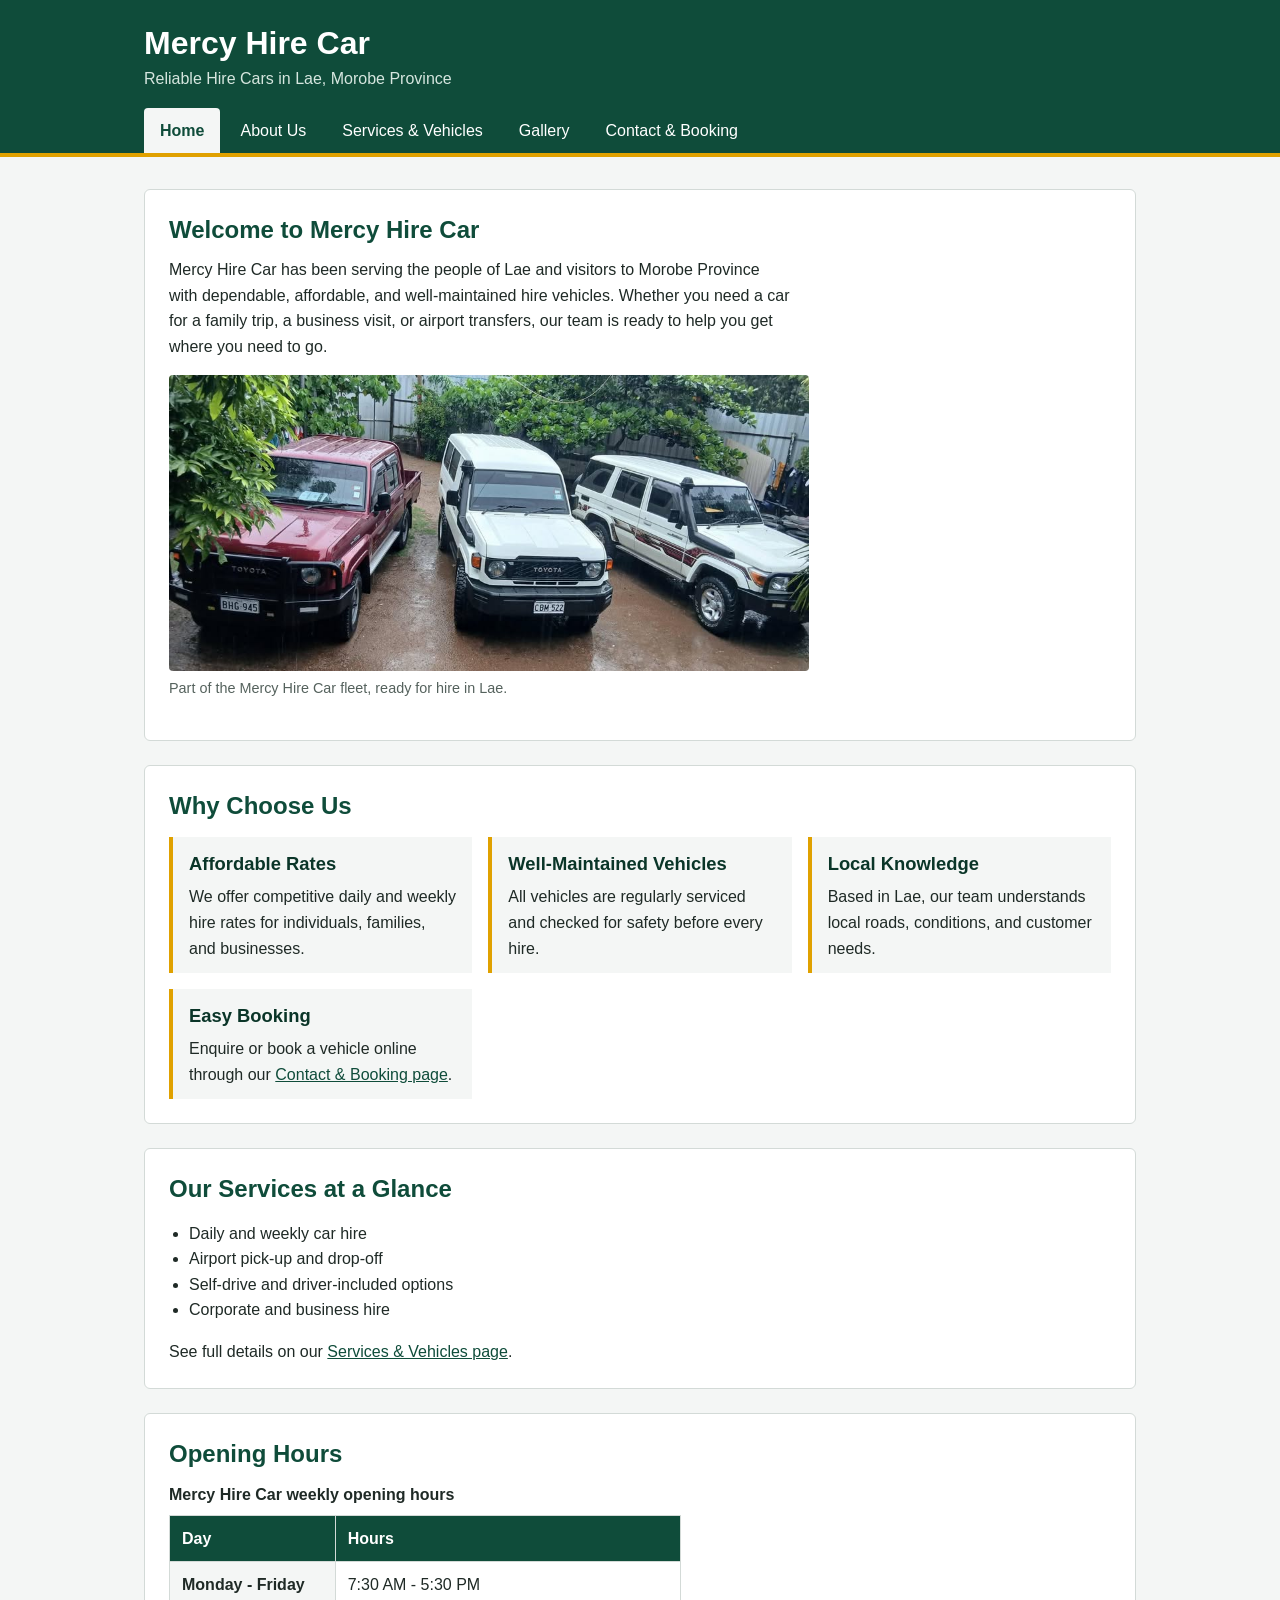
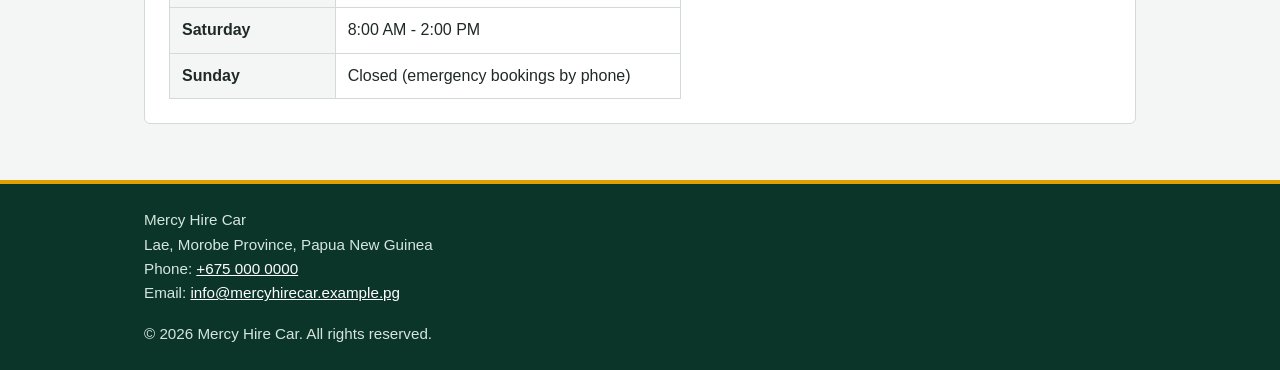
<file: index.html>
<!DOCTYPE html>
<html lang="en">
<head>
    <meta charset="UTF-8">
    <meta name="viewport" content="width=device-width, initial-scale=1.0">
    <meta name="description" content="Mercy Hire Car - reliable and affordable hire car service in Lae, Morobe Province, Papua New Guinea.">
    <title>Mercy Hire Car | Home</title>
        <link rel="stylesheet" href="css/index.css">
</head>
<body>
    <header>
        <h1>Mercy Hire Car</h1>
        <p>Reliable Hire Cars in Lae, Morobe Province</p>
        <nav aria-label="Main navigation">
            <ul>
                <li><a href="index.html" aria-current="page">Home</a></li>
                <li><a href="about.html">About Us</a></li>
                <li><a href="services.html">Services &amp; Vehicles</a></li>
                <li><a href="gallery.html">Gallery</a></li>
                <li><a href="contact.html">Contact &amp; Booking</a></li>
            </ul>
        </nav>
    </header>

    <main>
        <section aria-labelledby="welcome-heading">
            <h2 id="welcome-heading">Welcome to Mercy Hire Car</h2>
            <p>
                Mercy Hire Car has been serving the people of Lae and visitors to Morobe Province
                with dependable, affordable, and well-maintained hire vehicles. Whether you need a
                car for a family trip, a business visit, or airport transfers, our team is ready to
                help you get where you need to go.
            </p>
            <figure>
                <img src="images/fleet.jpg" alt="A row of Mercy Hire Car vehicles parked outside the Lae office" width="640" height="400">
                <figcaption>Part of the Mercy Hire Car fleet, ready for hire in Lae.</figcaption>
            </figure>
        </section>

        <section aria-labelledby="why-us-heading">
            <h2 id="why-us-heading">Why Choose Us</h2>
            <article>
                <h3>Affordable Rates</h3>
                <p>We offer competitive daily and weekly hire rates for individuals, families, and businesses.</p>
            </article>
            <article>
                <h3>Well-Maintained Vehicles</h3>
                <p>All vehicles are regularly serviced and checked for safety before every hire.</p>
            </article>
            <article>
                <h3>Local Knowledge</h3>
                <p>Based in Lae, our team understands local roads, conditions, and customer needs.</p>
            </article>
            <article>
                <h3>Easy Booking</h3>
                <p>Enquire or book a vehicle online through our <a href="contact.html">Contact &amp; Booking page</a>.</p>
            </article>
        </section>

        <section aria-labelledby="services-preview-heading">
            <h2 id="services-preview-heading">Our Services at a Glance</h2>
            <ul>
                <li>Daily and weekly car hire</li>
                <li>Airport pick-up and drop-off</li>
                <li>Self-drive and driver-included options</li>
                <li>Corporate and business hire</li>
            </ul>
            <p>See full details on our <a href="services.html">Services &amp; Vehicles page</a>.</p>
        </section>

        <aside aria-labelledby="hours-heading">
            <h2 id="hours-heading">Opening Hours</h2>
            <table>
                <caption>Mercy Hire Car weekly opening hours</caption>
                <thead>
                    <tr>
                        <th scope="col">Day</th>
                        <th scope="col">Hours</th>
                    </tr>
                </thead>
                <tbody>
                    <tr>
                        <th scope="row">Monday - Friday</th>
                        <td>7:30 AM - 5:30 PM</td>
                    </tr>
                    <tr>
                        <th scope="row">Saturday</th>
                        <td>8:00 AM - 2:00 PM</td>
                    </tr>
                    <tr>
                        <th scope="row">Sunday</th>
                        <td>Closed (emergency bookings by phone)</td>
                    </tr>
                </tbody>
            </table>
        </aside>
    </main>

    <footer>
        <address>
            Mercy Hire Car<br>
            Lae, Morobe Province, Papua New Guinea<br>
            Phone: <a href="tel:+67500000000">+675 000 0000</a><br>
            Email: <a href="mailto:info@mercyhirecar.example.pg">info@mercyhirecar.example.pg</a>
        </address>
        <p>&copy; 2026 Mercy Hire Car. All rights reserved.</p>
    </footer>
</body>
</html>
</file>
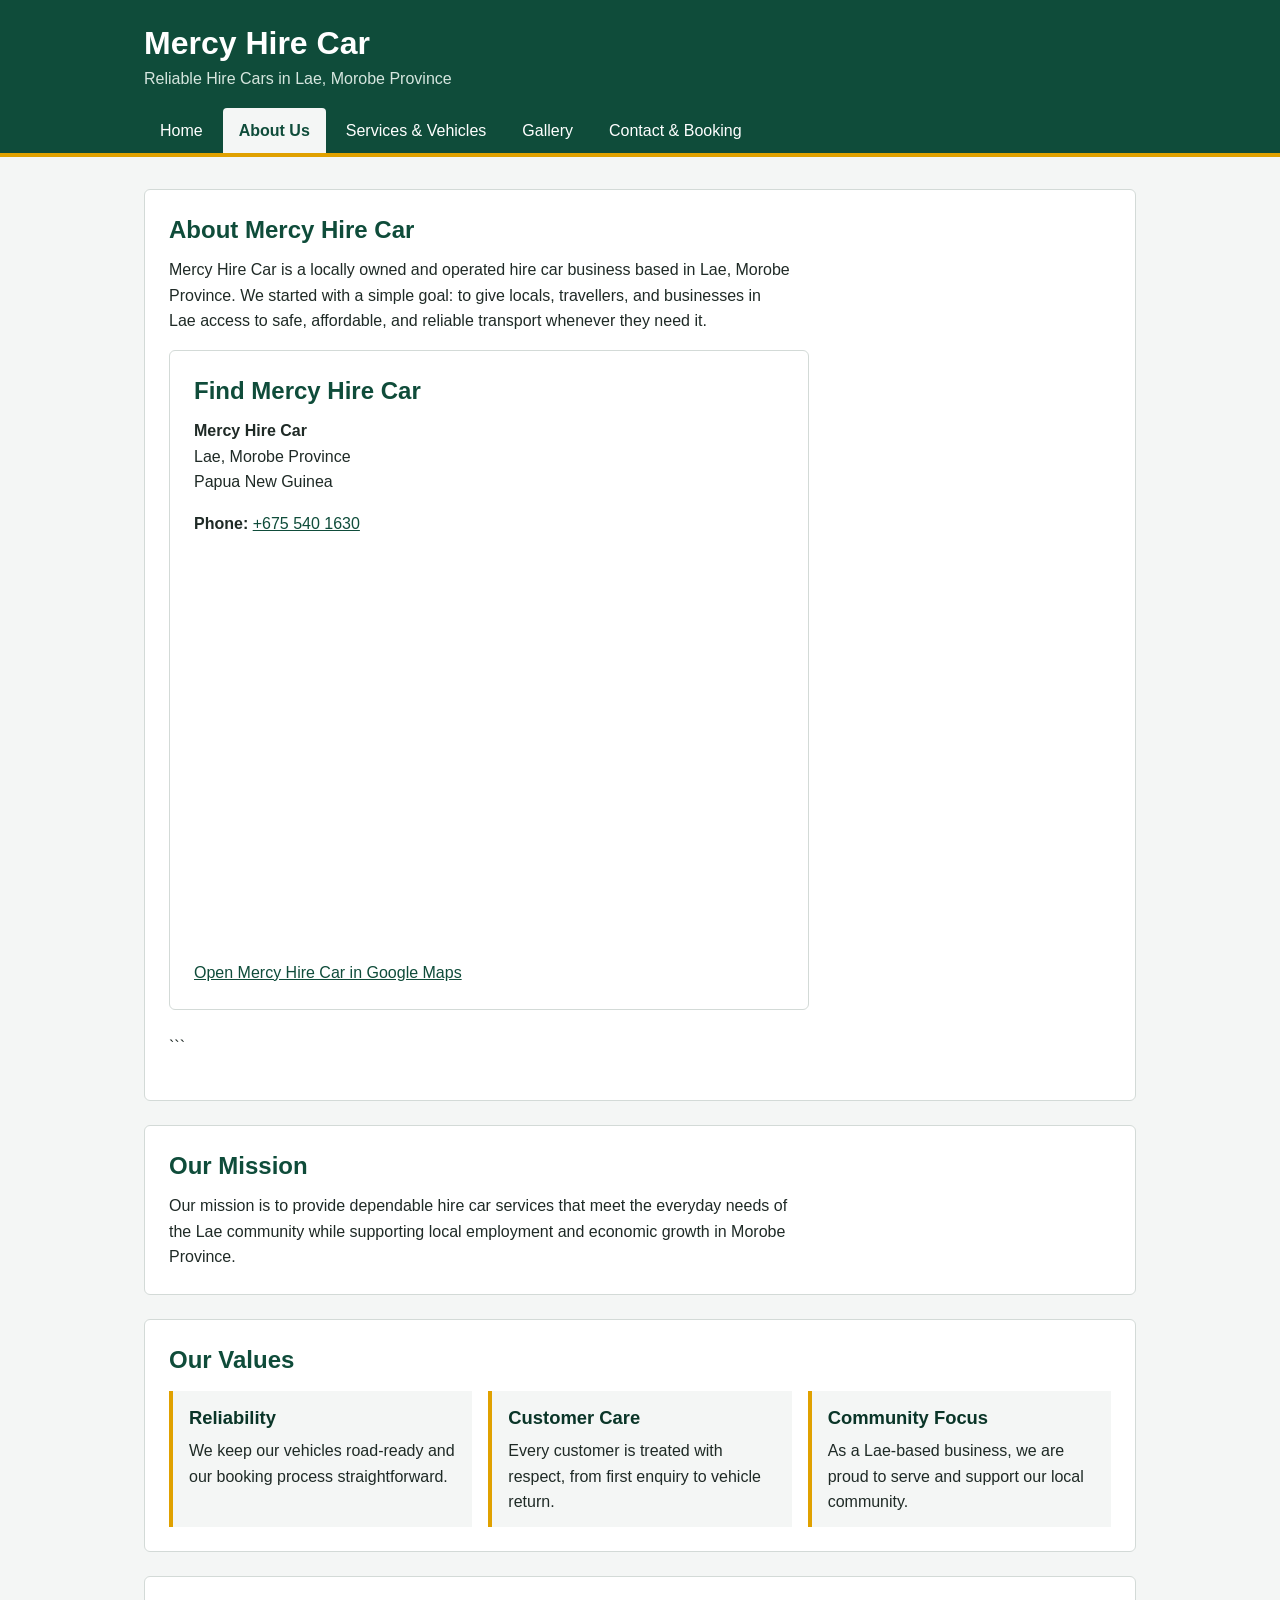
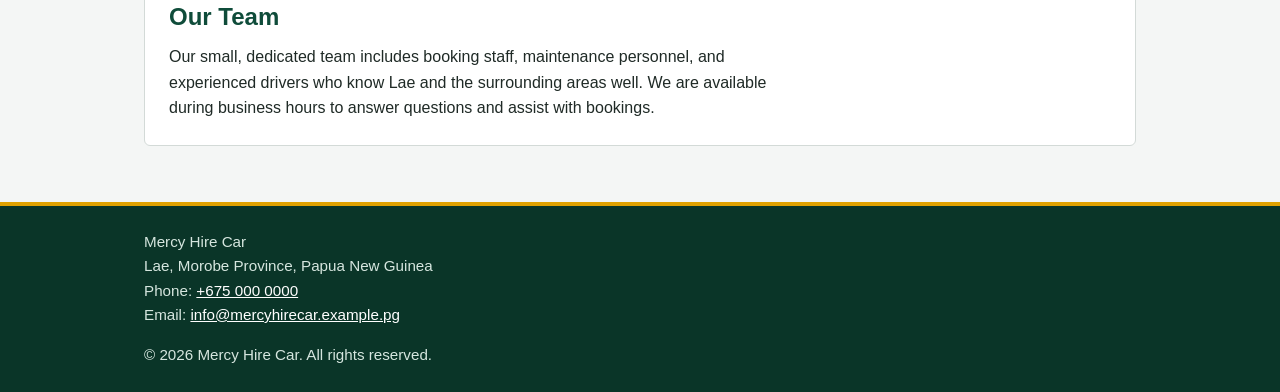
<file: about.html>
<!DOCTYPE html>
<html lang="en">
<head>
    <meta charset="UTF-8">
    <meta name="viewport" content="width=device-width, initial-scale=1.0">
    <meta name="description" content="Learn about Mercy Hire Car, a locally owned hire car business based in Lae, Papua New Guinea.">
    <title>Mercy Hire Car | About Us</title>
    <!-- Link to About Us CSS --> 
     <link rel="stylesheet" href="css/about.css">
      
</head>
<body>
    <header>
        <h1>Mercy Hire Car</h1>
        <p>Reliable Hire Cars in Lae, Morobe Province</p>
        <nav aria-label="Main navigation">
            <ul>
                <li><a href="index.html">Home</a></li>
                <li><a href="about.html" aria-current="page">About Us</a></li>
                <li><a href="services.html">Services &amp; Vehicles</a></li>
                <li><a href="gallery.html">Gallery</a></li>
                <li><a href="contact.html">Contact &amp; Booking</a></li>
            </ul>
        </nav>
    </header>

    <main>
        <section aria-labelledby="about-heading">
            <h2 id="about-heading">About Mercy Hire Car</h2>
            <p>
                Mercy Hire Car is a locally owned and operated hire car business based in Lae,
                Morobe Province. We started with a simple goal: to give locals, travellers, and
                businesses in Lae access to safe, affordable, and reliable transport whenever they
                need it.
            </p>
            <figure>
<section class="location">
    <h2>Find Mercy Hire Car</h2>

    <p>
        <strong>Mercy Hire Car</strong><br>
        Lae, Morobe Province<br>
        Papua New Guinea
    </p>

    <p>
        <strong>Phone:</strong>
        <a href="tel:+6755401630">+675 540 1630</a>
    </p>

    <!-- Mercy Hire Car location on Google Maps -->
    <iframe
        src="https://www.google.com/maps?q=Mercy+Hire+Car,+Lae,+Morobe+Province,+Papua+New+Guinea&output=embed"
        width="100%"
        height="400"
        style="border:0;"
        allowfullscreen=""
        loading="lazy"
        referrerpolicy="no-referrer-when-downgrade">
    </iframe>

    <p>
        <a
            href="https://www.google.com/maps/search/?api=1&query=Mercy+Hire+Car,+Lae,+Morobe+Province,+Papua+New+Guinea"
            target="_blank"
            rel="noopener noreferrer">
            Open Mercy Hire Car in Google Maps
        </a>
    </p>
</section>
```

            </figure>
        </section>

        <section aria-labelledby="mission-heading">
            <h2 id="mission-heading">Our Mission</h2>
            <p>
                Our mission is to provide dependable hire car services that meet the everyday needs
                of the Lae community while supporting local employment and economic growth in
                Morobe Province.
            </p>
        </section>

        <section aria-labelledby="values-heading">
            <h2 id="values-heading">Our Values</h2>
            <article>
                <h3>Reliability</h3>
                <p>We keep our vehicles road-ready and our booking process straightforward.</p>
            </article>
            <article>
                <h3>Customer Care</h3>
                <p>Every customer is treated with respect, from first enquiry to vehicle return.</p>
            </article>
            <article>
                <h3>Community Focus</h3>
                <p>As a Lae-based business, we are proud to serve and support our local community.</p>
            </article>
        </section>

        <section aria-labelledby="team-heading">
            <h2 id="team-heading">Our Team</h2>
            <p>
                Our small, dedicated team includes booking staff, maintenance personnel, and
                experienced drivers who know Lae and the surrounding areas well. We are available
                during business hours to answer questions and assist with bookings.
            </p>
        </section>
    </main>

    <footer>
        <address>
            Mercy Hire Car<br>
            Lae, Morobe Province, Papua New Guinea<br>
            Phone: <a href="tel:+67500000000">+675 000 0000</a><br>
            Email: <a href="mailto:info@mercyhirecar.example.pg">info@mercyhirecar.example.pg</a>
        </address>
        <p>&copy; 2026 Mercy Hire Car. All rights reserved.</p>
    </footer>
</body>
</html>
</file>
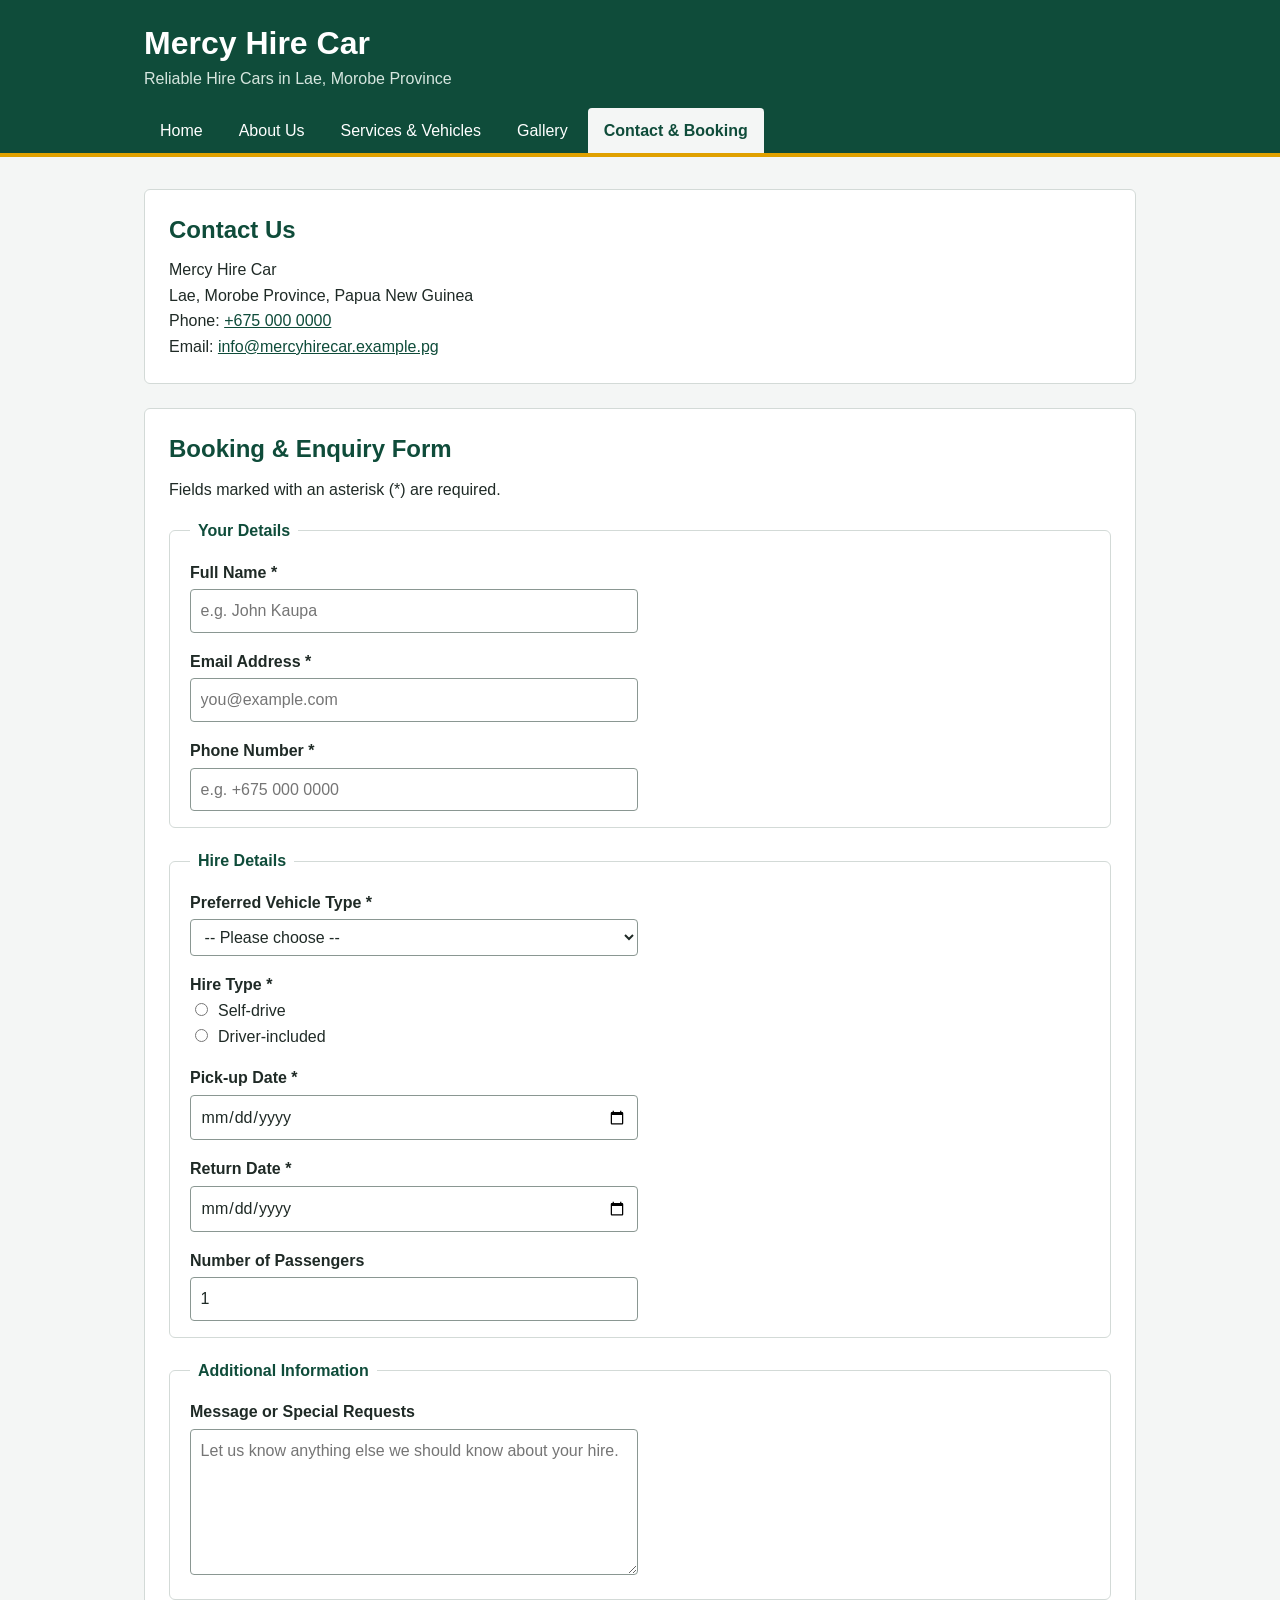
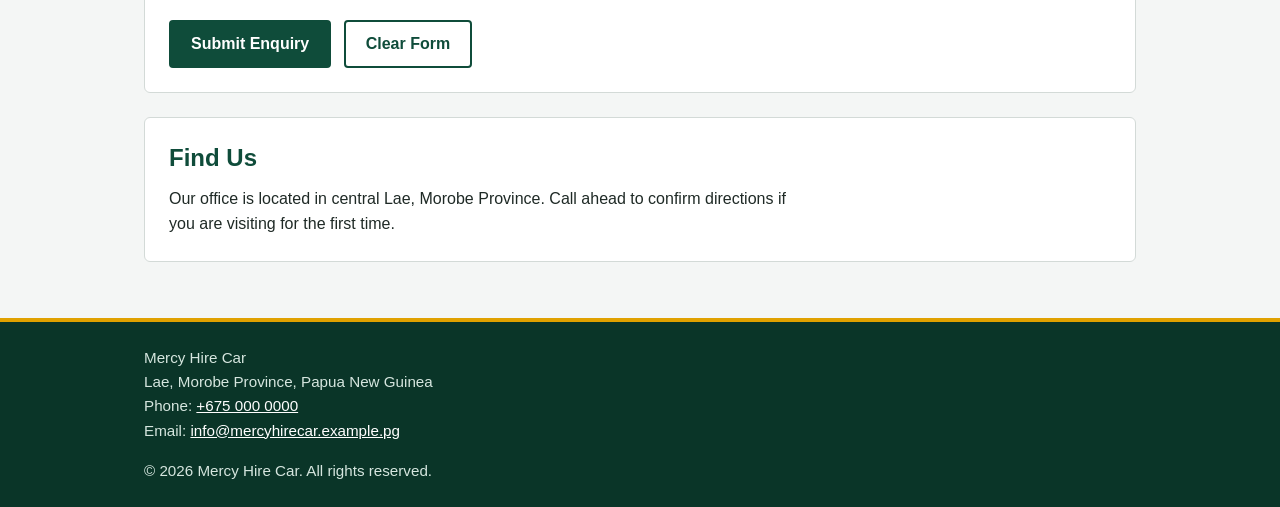
<file: contact.html>
<!DOCTYPE html>
<html lang="en">
<head>
    <meta charset="UTF-8">
    <meta name="viewport" content="width=device-width, initial-scale=1.0">
    <meta name="description" content="Contact Mercy Hire Car or submit a booking enquiry for a hire vehicle in Lae, Papua New Guinea.">
    <title>Mercy Hire Car | Contact &amp; Booking</title>
        <link rel="stylesheet" href="css/contact.css">
</head>
<body>
    <header>
        <h1>Mercy Hire Car</h1>
        <p>Reliable Hire Cars in Lae, Morobe Province</p>
        <nav aria-label="Main navigation">
            <ul>
                <li><a href="index.html">Home</a></li>
                <li><a href="about.html">About Us</a></li>
                <li><a href="services.html">Services &amp; Vehicles</a></li>
                <li><a href="gallery.html">Gallery</a></li>
                <li><a href="contact.html" aria-current="page">Contact &amp; Booking</a></li>
            </ul>
        </nav>
    </header>

    <main>
        <section aria-labelledby="contact-heading">
            <h2 id="contact-heading">Contact Us</h2>
            <address>
                Mercy Hire Car<br>
                Lae, Morobe Province, Papua New Guinea<br>
                Phone: <a href="tel:+67500000000">+675 000 0000</a><br>
                Email: <a href="mailto:info@mercyhirecar.example.pg">info@mercyhirecar.example.pg</a>
            </address>
        </section>

        <section aria-labelledby="booking-heading">
            <h2 id="booking-heading">Booking &amp; Enquiry Form</h2>
            <p>Fields marked with an asterisk (*) are required.</p>

            <form action="https://example.com/submit-booking" method="post">
                <fieldset>
                    <legend>Your Details</legend>

                    <p>
                        <label for="full-name">Full Name *</label><br>
                        <input type="text" id="full-name" name="full-name" required minlength="2" placeholder="e.g. John Kaupa">
                    </p>

                    <p>
                        <label for="email">Email Address *</label><br>
                        <input type="email" id="email" name="email" required placeholder="you@example.com">
                    </p>

                    <p>
                        <label for="phone">Phone Number *</label><br>
                        <input type="tel" id="phone" name="phone" required pattern="[0-9+ ]{7,15}" placeholder="e.g. +675 000 0000">
                    </p>
                </fieldset>

                <fieldset>
                    <legend>Hire Details</legend>

                    <p>
                        <label for="vehicle-type">Preferred Vehicle Type *</label><br>
                        <select id="vehicle-type" name="vehicle-type" required>
                            <option value="">-- Please choose --</option>
                            <option value="sedan">10 seater land cruiser</option>
                            <option value="suv">Toyota Hilux 4 door</option>
                            <option value="van">Passenger Bus</option>
                            <option value="van">5 door land cruiser</option>
                            <option value="van">4 door land cruiser</option>
                            <option value="no-preference">No preference</option>
                        </select>
                    </p>

                    <p>
                        <label for="hire-type">Hire Type *</label><br>
                        <input type="radio" id="self-drive" name="hire-type" value="self-drive" required>
                        <label for="self-drive">Self-drive</label><br>
                        <input type="radio" id="driver-included" name="hire-type" value="driver-included">
                        <label for="driver-included">Driver-included</label>
                    </p>

                    <p>
                        <label for="pickup-date">Pick-up Date *</label><br>
                        <input type="date" id="pickup-date" name="pickup-date" required>
                    </p>

                    <p>
                        <label for="return-date">Return Date *</label><br>
                        <input type="date" id="return-date" name="return-date" required>
                    </p>

                    <p>
                        <label for="passengers">Number of Passengers</label><br>
                        <input type="number" id="passengers" name="passengers" min="1" max="20" value="1">
                    </p>
                </fieldset>

                <fieldset>
                    <legend>Additional Information</legend>
                    <p>
                        <label for="message">Message or Special Requests</label><br>
                        <textarea id="message" name="message" rows="5" cols="40" placeholder="Let us know anything else we should know about your hire."></textarea>
                    </p>
                </fieldset>

                <p>
                    <button type="submit">Submit Enquiry</button>
                    <button type="reset">Clear Form</button>
                </p>
            </form>
        </section>

        <section aria-labelledby="map-heading">
            <h2 id="map-heading">Find Us</h2>
            <p>Our office is located in central Lae, Morobe Province. Call ahead to confirm directions if you are visiting for the first time.</p>
        </section>
    </main>

    <footer>
        <address>
            Mercy Hire Car<br>
            Lae, Morobe Province, Papua New Guinea<br>
            Phone: <a href="tel:+67500000000">+675 000 0000</a><br>
            Email: <a href="mailto:info@mercyhirecar.example.pg">info@mercyhirecar.example.pg</a>
        </address>
        <p>&copy; 2026 Mercy Hire Car. All rights reserved.</p>
    </footer>
</body>
</html>
</file>
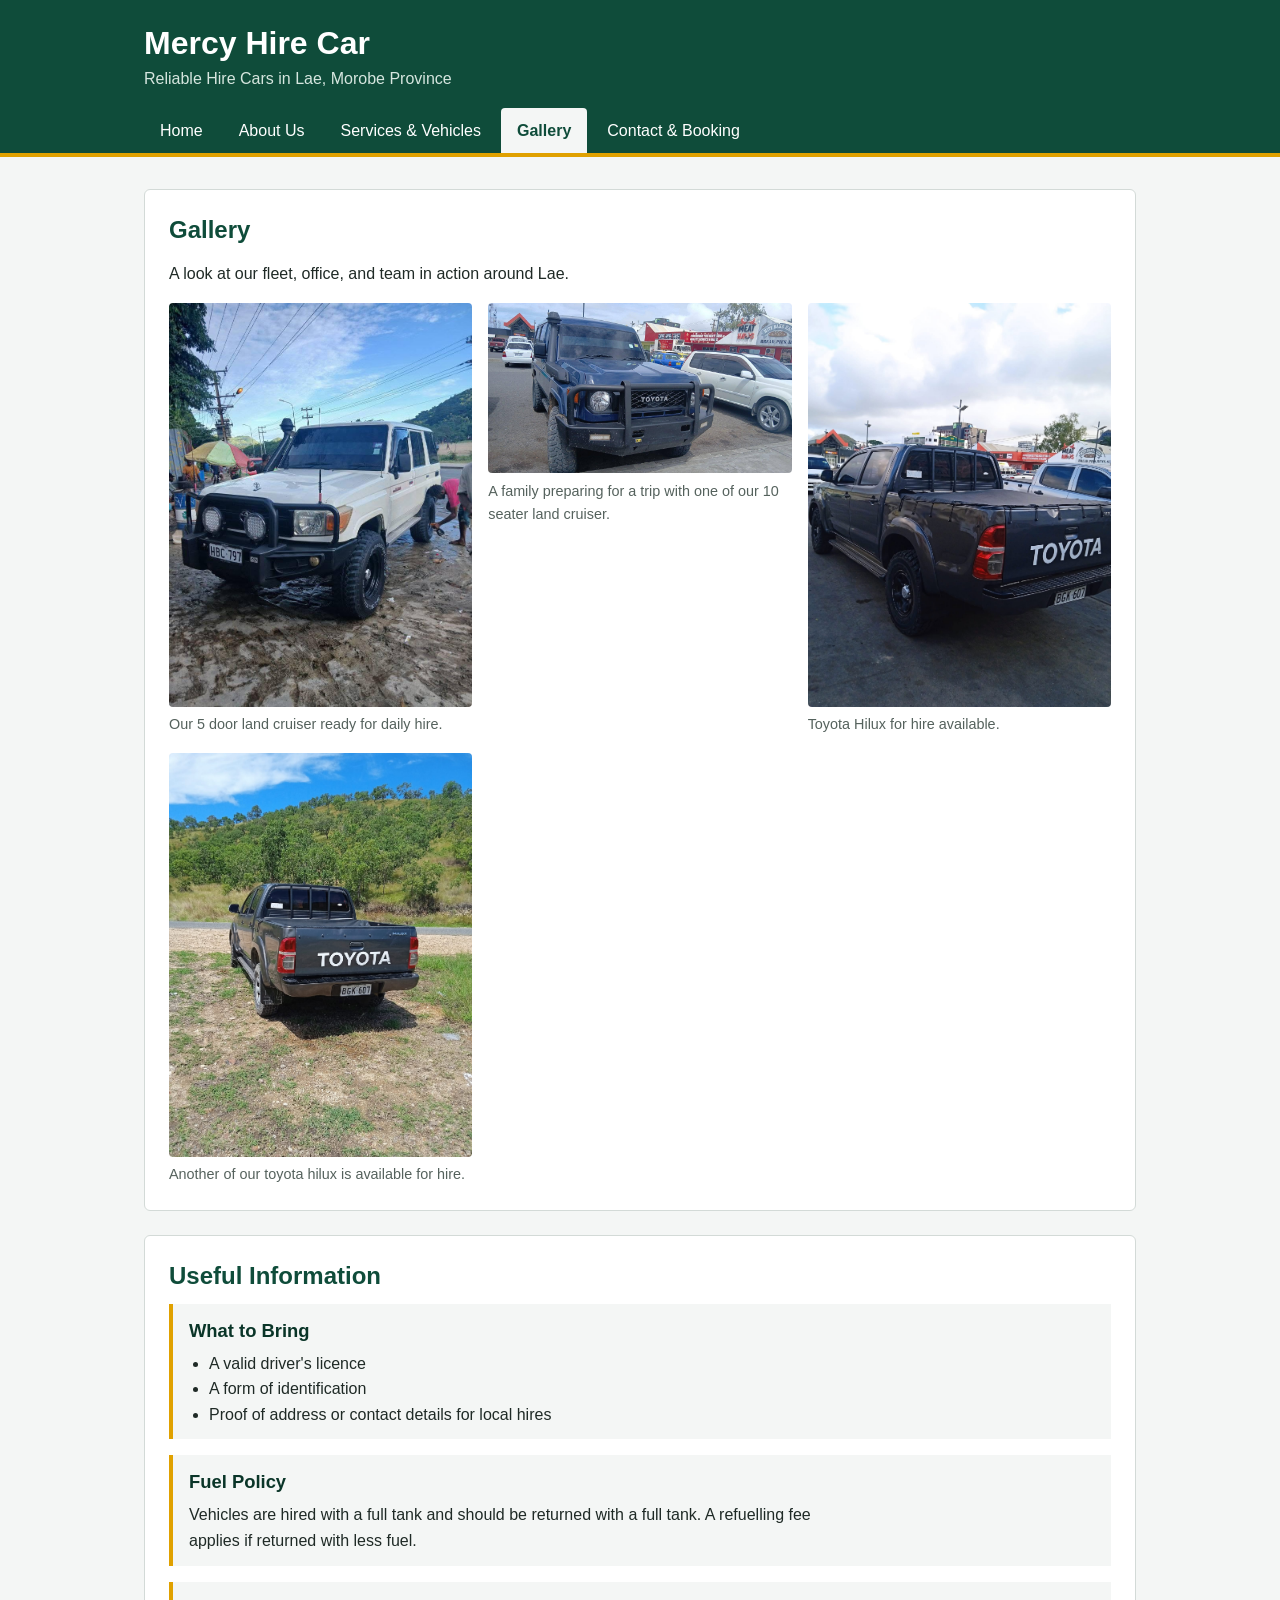
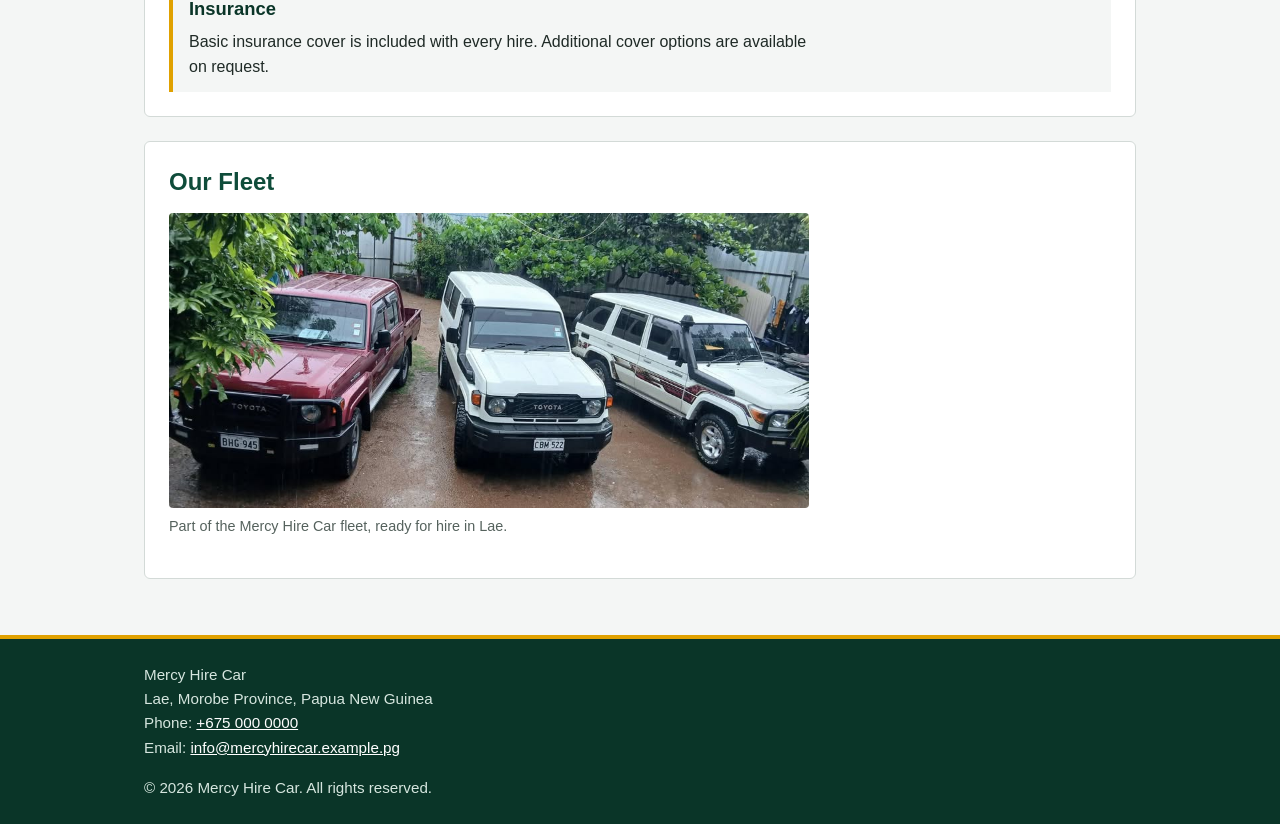
<file: gallery.html>
<!DOCTYPE html>
<html lang="en">
<head>
    <meta charset="UTF-8">
    <meta name="viewport" content="width=device-width, initial-scale=1.0">
    <meta name="description" content="Photo gallery and useful information from Mercy Hire Car, Lae, Papua New Guinea.">
    <title>Mercy Hire Car | Gallery &amp; Information</title>
        <link rel="stylesheet" href="css/gallery.css">
</head>
<body>
    <header>
        <h1>Mercy Hire Car</h1>
        <p>Reliable Hire Cars in Lae, Morobe Province</p>
        <nav aria-label="Main navigation">
            <ul>
                <li><a href="index.html">Home</a></li>
                <li><a href="about.html">About Us</a></li>
                <li><a href="services.html">Services &amp; Vehicles</a></li>
                <li><a href="gallery.html" aria-current="page">Gallery</a></li>
                <li><a href="contact.html">Contact &amp; Booking</a></li>
            </ul>
        </nav>
    </header>

    <main>
        <section aria-labelledby="gallery-heading">
            <h2 id="gallery-heading">Gallery</h2>
            <p>A look at our fleet, office, and team in action around Lae.</p>

            <figure>
                <img src="images/imgs2.jpg" alt="Mercy Hire Car sedan parked at the Lae office" width="480" height="320">
                <figcaption>Our  5 door land cruiser ready for daily hire.</figcaption>
            </figure>

            <figure>
                <img src="images/imgs1.jpg" alt="Family loading luggage into a Mercy Hire Car SUV" width="480" height="320">
                <figcaption>A family preparing for a trip with one of our 10 seater land cruiser.</figcaption>
            </figure>

            <figure>
                <img src="images/imgs3.jpg" alt="Mercy Hire Car staff member handing over keys to a customer" width="480" height="320">
                <figcaption>Toyota Hilux for hire available.</figcaption>
            </figure>

            <figure>
                <img src="images/imgs4.jpg" alt="Passenger van used for a church group trip" width="480" height="320">
                <figcaption>Another of our toyota hilux is available for hire.</figcaption>
            </figure>
        </section>

        <section aria-labelledby="info-heading">
            <h2 id="info-heading">Useful Information</h2>
            <article>
                <h3>What to Bring</h3>
                <ul>
                    <li>A valid driver's licence</li>
                    <li>A form of identification</li>
                    <li>Proof of address or contact details for local hires</li>
                </ul>
            </article>
            <article>
                <h3>Fuel Policy</h3>
                <p>Vehicles are hired with a full tank and should be returned with a full tank. A refuelling fee applies if returned with less fuel.</p>
            </article>
            <article>
                <h3>Insurance</h3>
                <p>Basic insurance cover is included with every hire. Additional cover options are available on request.</p>
            </article>
        </section>

        <aside aria-labelledby="video-heading">
            <h2 id="video-heading">Our Fleet</h2>
           <figure>
                <img src="images/fleet.jpg" alt="A row of Mercy Hire Car vehicles parked outside the Lae office" width="640" height="400">
                <figcaption>Part of the Mercy Hire Car fleet, ready for hire in Lae.</figcaption>
            </figure>
        </aside>
    </main>

    <footer>
        <address>
            Mercy Hire Car<br>
            Lae, Morobe Province, Papua New Guinea<br>
            Phone: <a href="tel:+67500000000">+675 000 0000</a><br>
            Email: <a href="mailto:info@mercyhirecar.example.pg">info@mercyhirecar.example.pg</a>
        </address>
        <p>&copy; 2026 Mercy Hire Car. All rights reserved.</p>
    </footer>
</body>
</html>
</file>
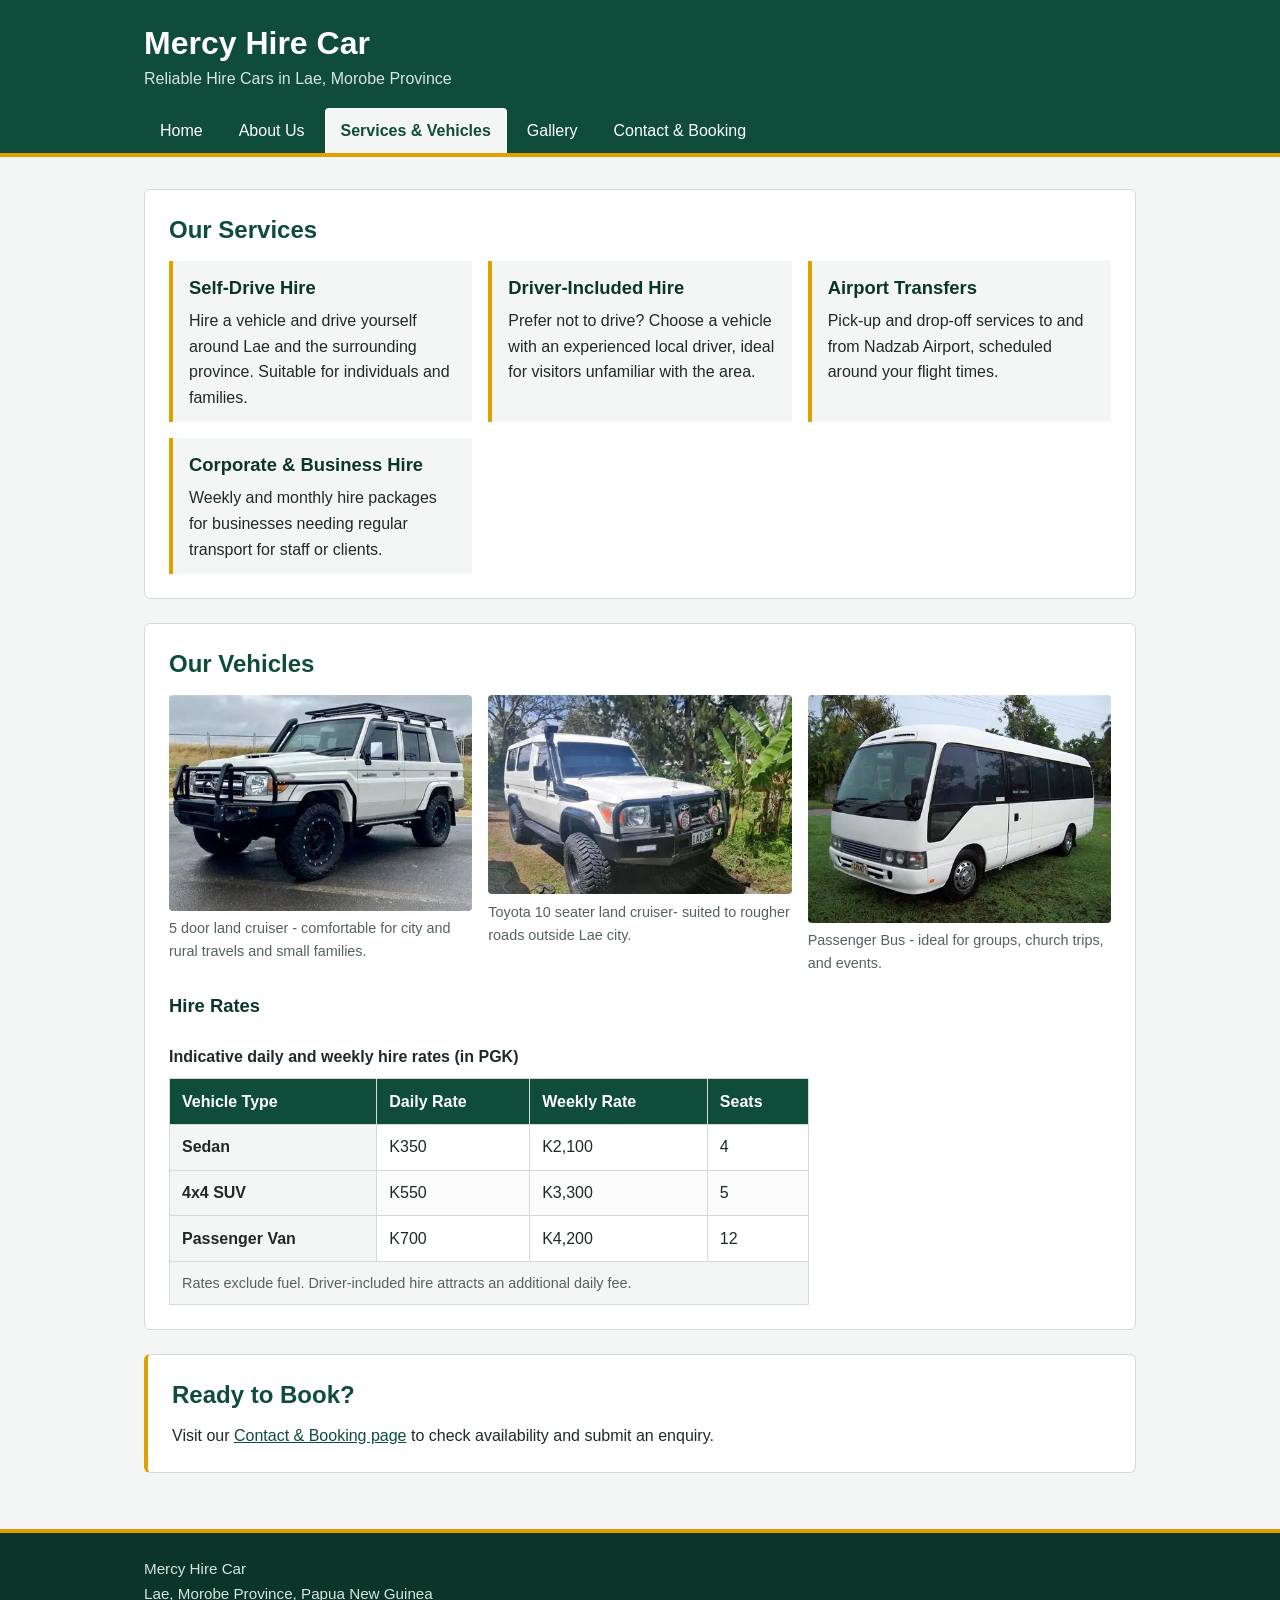
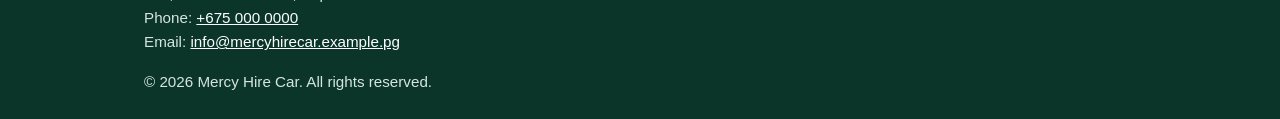
<file: services.html>
<!DOCTYPE html>
<html lang="en">
<head>
    <meta charset="UTF-8">
    <meta name="viewport" content="width=device-width, initial-scale=1.0">
    <meta name="description" content="Explore hire car services and vehicles offered by Mercy Hire Car in Lae, Papua New Guinea.">
    <title>Mercy Hire Car | Services &amp; Vehicles</title>
        <link rel="stylesheet" href="css/services.css">
</head>
<body>
    <header>
        <h1>Mercy Hire Car</h1>
        <p>Reliable Hire Cars in Lae, Morobe Province</p>
        <nav aria-label="Main navigation">
            <ul>
                <li><a href="index.html">Home</a></li>
                <li><a href="about.html">About Us</a></li>
                <li><a href="services.html" aria-current="page">Services &amp; Vehicles</a></li>
                <li><a href="gallery.html">Gallery</a></li>
                <li><a href="contact.html">Contact &amp; Booking</a></li>
            </ul>
        </nav>
    </header>

    <main>
        <section aria-labelledby="services-heading">
            <h2 id="services-heading">Our Services</h2>
            <article>
                <h3>Self-Drive Hire</h3>
                <p>Hire a vehicle and drive yourself around Lae and the surrounding province. Suitable for individuals and families.</p>
            </article>
            <article>
                <h3>Driver-Included Hire</h3>
                <p>Prefer not to drive? Choose a vehicle with an experienced local driver, ideal for visitors unfamiliar with the area.</p>
            </article>
            <article>
                <h3>Airport Transfers</h3>
                <p>Pick-up and drop-off services to and from Nadzab Airport, scheduled around your flight times.</p>
            </article>
            <article>
                <h3>Corporate &amp; Business Hire</h3>
                <p>Weekly and monthly hire packages for businesses needing regular transport for staff or clients.</p>
            </article>
        </section>

        <section aria-labelledby="vehicles-heading">
            <h2 id="vehicles-heading">Our Vehicles</h2>

            <figure>
                <img src="images/img2.jpg" alt="Toyota sedan available for hire" width="320" height="220">
                <figcaption>5 door land cruiser - comfortable for city and rural travels and small families.</figcaption>
            </figure>

            <figure>
                <img src="images/img4.jpg" alt="4x4 SUV available for hire" width="320" height="220">
                <figcaption> Toyota 10 seater land cruiser- suited to rougher roads outside Lae city.</figcaption>
            </figure>

            <figure>
                <img src="images/img1.jpg" alt="Passenger bus available for hire" width="320" height="220">
                <figcaption>Passenger Bus - ideal for groups, church trips, and events.</figcaption>
            </figure>

            <h3>Hire Rates</h3>
            <table>
                <caption>Indicative daily and weekly hire rates (in PGK)</caption>
                <thead>
                    <tr>
                        <th scope="col">Vehicle Type</th>
                        <th scope="col">Daily Rate</th>
                        <th scope="col">Weekly Rate</th>
                        <th scope="col">Seats</th>
                    </tr>
                </thead>
                <tbody>
                    <tr>
                        <th scope="row">Sedan</th>
                        <td>K350</td>
                        <td>K2,100</td>
                        <td>4</td>
                    </tr>
                    <tr>
                        <th scope="row">4x4 SUV</th>
                        <td>K550</td>
                        <td>K3,300</td>
                        <td>5</td>
                    </tr>
                    <tr>
                        <th scope="row">Passenger Van</th>
                        <td>K700</td>
                        <td>K4,200</td>
                        <td>12</td>
                    </tr>
                </tbody>
                <tfoot>
                    <tr>
                        <td colspan="4">Rates exclude fuel. Driver-included hire attracts an additional daily fee.</td>
                    </tr>
                </tfoot>
            </table>
        </section>

        <section aria-labelledby="booking-cta-heading">
            <h2 id="booking-cta-heading">Ready to Book?</h2>
            <p>Visit our <a href="contact.html">Contact &amp; Booking page</a> to check availability and submit an enquiry.</p>
        </section>
    </main>

    <footer>
        <address>
            Mercy Hire Car<br>
            Lae, Morobe Province, Papua New Guinea<br>
            Phone: <a href="tel:+67500000000">+675 000 0000</a><br>
            Email: <a href="mailto:info@mercyhirecar.example.pg">info@mercyhirecar.example.pg</a>
        </address>
        <p>&copy; 2026 Mercy Hire Car. All rights reserved.</p>
    </footer>
</body>
</html>
</file>
<file: css/index.css>
/* Mercy Hire Car - Home page stylesheet (self-contained) */

:root {
    --green: #0f4c3a;
    --green-dark: #0a3528;
    --gold: #e0a100;
    --text: #1f2a26;
    --muted: #55625d;
    --bg: #f4f6f5;
    --white: #ffffff;
    --border: #d3dad7;
    --page-pad: max(1rem, calc((100% - 62rem) / 2));
}

* {
    box-sizing: border-box;
}

body {
    margin: 0;
    font-family: "Segoe UI", Arial, Helvetica, sans-serif;
    font-size: 1rem;
    line-height: 1.6;
    color: var(--text);
    background: var(--bg);
}

/* ---------- Header and navigation ---------- */

header {
    background: var(--green);
    color: var(--white);
    padding: 1.5rem var(--page-pad) 0;
    border-bottom: 4px solid var(--gold);
}

header h1 {
    margin: 0;
    font-size: 2rem;
    line-height: 1.2;
}

header p {
    margin: 0.25rem 0 1rem;
    color: #d6e6df;
}

nav ul {
    list-style: none;
    margin: 0;
    padding: 0;
    display: flex;
    flex-wrap: wrap;
    gap: 0.25rem;
}

nav a {
    display: block;
    padding: 0.6rem 1rem;
    color: var(--white);
    text-decoration: none;
    border-radius: 4px 4px 0 0;
}

nav a:hover {
    background: var(--green-dark);
    color: var(--white);
}

nav a[aria-current="page"] {
    background: var(--bg);
    color: var(--green);
    font-weight: 700;
}

/* ---------- Main content ---------- */

main {
    padding: 2rem var(--page-pad);
}

main section,
main aside {
    background: var(--white);
    border: 1px solid var(--border);
    border-radius: 6px;
    padding: 1.5rem;
    margin-bottom: 1.5rem;
}

h2 {
    margin: 0 0 0.75rem;
    font-size: 1.5rem;
    line-height: 1.3;
    color: var(--green);
}

h3 {
    margin: 0 0 0.35rem;
    font-size: 1.15rem;
    color: var(--green-dark);
}

p {
    margin: 0 0 1rem;
}

p:last-child {
    margin-bottom: 0;
}

main p,
main li {
    max-width: 70ch;
}

ul {
    padding-left: 1.25rem;
}

a {
    color: var(--green);
}

a:hover {
    color: var(--gold);
}

:focus-visible {
    outline: 3px solid var(--gold);
    outline-offset: 2px;
}

/* ---------- Images and figures ---------- */

img {
    max-width: 100%;
    height: auto;
    display: block;
    border-radius: 4px;
}

figure {
    margin: 1rem 0;
}

figcaption {
    margin-top: 0.4rem;
    font-size: 0.9rem;
    color: var(--muted);
}

/* ---------- Footer ---------- */

footer {
    background: var(--green-dark);
    color: #d6e6df;
    padding: 1.5rem var(--page-pad);
    border-top: 4px solid var(--gold);
    font-size: 0.95rem;
}

footer address {
    font-style: normal;
    margin-bottom: 1rem;
}

footer a {
    color: var(--white);
}

footer a:hover {
    color: var(--gold);
}

footer p {
    margin: 0;
}

/* ---------- Articles (info blocks) ---------- */

article {
    border-left: 4px solid var(--gold);
    background: var(--bg);
    padding: 0.75rem 1rem;
    margin-bottom: 1rem;
}

article:last-child {
    margin-bottom: 0;
}

article p {
    margin: 0;
}

/* ---------- Tables ---------- */

table {
    width: 100%;
    border-collapse: collapse;
    margin-top: 0.5rem;
}

caption {
    text-align: left;
    font-weight: 700;
    padding-bottom: 0.5rem;
}

th,
td {
    padding: 0.6rem 0.75rem;
    border: 1px solid var(--border);
    text-align: left;
}

thead th {
    background: var(--green);
    color: var(--white);
}

tbody th {
    background: var(--bg);
    font-weight: 600;
}

tfoot td {
    font-size: 0.9rem;
    color: var(--muted);
    background: var(--bg);
}

/* ======================================================
   Home page only
   ====================================================== */

/* Hero image */
main figure {
    max-width: 40rem;
}

/* "Why Choose Us" articles in columns */
section[aria-labelledby="why-us-heading"] {
    display: grid;
    grid-template-columns: repeat(auto-fit, minmax(16rem, 1fr));
    gap: 1rem;
}

section[aria-labelledby="why-us-heading"] > h2 {
    grid-column: 1 / -1;
    margin-bottom: 0;
}

section[aria-labelledby="why-us-heading"] article {
    margin-bottom: 0;
}

/* Opening hours table */
aside table {
    max-width: 32rem;
}

aside tbody th {
    white-space: nowrap;
}

/* ---------- Small screens ---------- */

@media (max-width: 600px) {
    header h1 {
        font-size: 1.6rem;
    }

    nav ul {
        flex-direction: column;
    }

    nav a {
        border-radius: 4px;
    }

    main section,
    main aside {
        padding: 1rem;
    }
}

@media (max-width: 600px) {
    th,
    td {
        padding: 0.45rem 0.5rem;
        font-size: 0.95rem;
    }
}
</file>
<file: css/about.css>
/* Mercy Hire Car - About page stylesheet (self-contained) */

:root {
    --green: #0f4c3a;
    --green-dark: #0a3528;
    --gold: #e0a100;
    --text: #1f2a26;
    --muted: #55625d;
    --bg: #f4f6f5;
    --white: #ffffff;
    --border: #d3dad7;
    --page-pad: max(1rem, calc((100% - 62rem) / 2));
}

* {
    box-sizing: border-box;
}

body {
    margin: 0;
    font-family: "Segoe UI", Arial, Helvetica, sans-serif;
    font-size: 1rem;
    line-height: 1.6;
    color: var(--text);
    background: var(--bg);
}

/* ---------- Header and navigation ---------- */

header {
    background: var(--green);
    color: var(--white);
    padding: 1.5rem var(--page-pad) 0;
    border-bottom: 4px solid var(--gold);
}

header h1 {
    margin: 0;
    font-size: 2rem;
    line-height: 1.2;
}

header p {
    margin: 0.25rem 0 1rem;
    color: #d6e6df;
}

nav ul {
    list-style: none;
    margin: 0;
    padding: 0;
    display: flex;
    flex-wrap: wrap;
    gap: 0.25rem;
}

nav a {
    display: block;
    padding: 0.6rem 1rem;
    color: var(--white);
    text-decoration: none;
    border-radius: 4px 4px 0 0;
}

nav a:hover {
    background: var(--green-dark);
    color: var(--white);
}

nav a[aria-current="page"] {
    background: var(--bg);
    color: var(--green);
    font-weight: 700;
}

/* ---------- Main content ---------- */

main {
    padding: 2rem var(--page-pad);
}

main section,
main aside {
    background: var(--white);
    border: 1px solid var(--border);
    border-radius: 6px;
    padding: 1.5rem;
    margin-bottom: 1.5rem;
}

h2 {
    margin: 0 0 0.75rem;
    font-size: 1.5rem;
    line-height: 1.3;
    color: var(--green);
}

h3 {
    margin: 0 0 0.35rem;
    font-size: 1.15rem;
    color: var(--green-dark);
}

p {
    margin: 0 0 1rem;
}

p:last-child {
    margin-bottom: 0;
}

main p,
main li {
    max-width: 70ch;
}

ul {
    padding-left: 1.25rem;
}

a {
    color: var(--green);
}

a:hover {
    color: var(--gold);
}

:focus-visible {
    outline: 3px solid var(--gold);
    outline-offset: 2px;
}

/* ---------- Images and figures ---------- */

img {
    max-width: 100%;
    height: auto;
    display: block;
    border-radius: 4px;
}

figure {
    margin: 1rem 0;
}

figcaption {
    margin-top: 0.4rem;
    font-size: 0.9rem;
    color: var(--muted);
}

/* ---------- Footer ---------- */

footer {
    background: var(--green-dark);
    color: #d6e6df;
    padding: 1.5rem var(--page-pad);
    border-top: 4px solid var(--gold);
    font-size: 0.95rem;
}

footer address {
    font-style: normal;
    margin-bottom: 1rem;
}

footer a {
    color: var(--white);
}

footer a:hover {
    color: var(--gold);
}

footer p {
    margin: 0;
}

/* ---------- Articles (info blocks) ---------- */

article {
    border-left: 4px solid var(--gold);
    background: var(--bg);
    padding: 0.75rem 1rem;
    margin-bottom: 1rem;
}

article:last-child {
    margin-bottom: 0;
}

article p {
    margin: 0;
}

/* ======================================================
   About page only
   ====================================================== */

/* Office photo */
main figure {
    max-width: 40rem;
}

/* Values side by side on wider screens */
section[aria-labelledby="values-heading"] {
    display: grid;
    grid-template-columns: repeat(auto-fit, minmax(14rem, 1fr));
    gap: 1rem;
}

section[aria-labelledby="values-heading"] > h2 {
    grid-column: 1 / -1;
    margin-bottom: 0;
}

section[aria-labelledby="values-heading"] article {
    margin-bottom: 0;
}

/* ---------- Small screens ---------- */

@media (max-width: 600px) {
    header h1 {
        font-size: 1.6rem;
    }

    nav ul {
        flex-direction: column;
    }

    nav a {
        border-radius: 4px;
    }

    main section,
    main aside {
        padding: 1rem;
    }
}
</file>
<file: css/contact.css>
/* Mercy Hire Car - Contact & Booking page stylesheet (self-contained) */

:root {
    --green: #0f4c3a;
    --green-dark: #0a3528;
    --gold: #e0a100;
    --text: #1f2a26;
    --muted: #55625d;
    --bg: #f4f6f5;
    --white: #ffffff;
    --border: #d3dad7;
    --page-pad: max(1rem, calc((100% - 62rem) / 2));
}

* {
    box-sizing: border-box;
}

body {
    margin: 0;
    font-family: "Segoe UI", Arial, Helvetica, sans-serif;
    font-size: 1rem;
    line-height: 1.6;
    color: var(--text);
    background: var(--bg);
}

/* ---------- Header and navigation ---------- */

header {
    background: var(--green);
    color: var(--white);
    padding: 1.5rem var(--page-pad) 0;
    border-bottom: 4px solid var(--gold);
}

header h1 {
    margin: 0;
    font-size: 2rem;
    line-height: 1.2;
}

header p {
    margin: 0.25rem 0 1rem;
    color: #d6e6df;
}

nav ul {
    list-style: none;
    margin: 0;
    padding: 0;
    display: flex;
    flex-wrap: wrap;
    gap: 0.25rem;
}

nav a {
    display: block;
    padding: 0.6rem 1rem;
    color: var(--white);
    text-decoration: none;
    border-radius: 4px 4px 0 0;
}

nav a:hover {
    background: var(--green-dark);
    color: var(--white);
}

nav a[aria-current="page"] {
    background: var(--bg);
    color: var(--green);
    font-weight: 700;
}

/* ---------- Main content ---------- */

main {
    padding: 2rem var(--page-pad);
}

main section,
main aside {
    background: var(--white);
    border: 1px solid var(--border);
    border-radius: 6px;
    padding: 1.5rem;
    margin-bottom: 1.5rem;
}

h2 {
    margin: 0 0 0.75rem;
    font-size: 1.5rem;
    line-height: 1.3;
    color: var(--green);
}

h3 {
    margin: 0 0 0.35rem;
    font-size: 1.15rem;
    color: var(--green-dark);
}

p {
    margin: 0 0 1rem;
}

p:last-child {
    margin-bottom: 0;
}

main p,
main li {
    max-width: 70ch;
}

ul {
    padding-left: 1.25rem;
}

a {
    color: var(--green);
}

a:hover {
    color: var(--gold);
}

:focus-visible {
    outline: 3px solid var(--gold);
    outline-offset: 2px;
}

/* ---------- Images and figures ---------- */

img {
    max-width: 100%;
    height: auto;
    display: block;
    border-radius: 4px;
}

figure {
    margin: 1rem 0;
}

figcaption {
    margin-top: 0.4rem;
    font-size: 0.9rem;
    color: var(--muted);
}

/* ---------- Footer ---------- */

footer {
    background: var(--green-dark);
    color: #d6e6df;
    padding: 1.5rem var(--page-pad);
    border-top: 4px solid var(--gold);
    font-size: 0.95rem;
}

footer address {
    font-style: normal;
    margin-bottom: 1rem;
}

footer a {
    color: var(--white);
}

footer a:hover {
    color: var(--gold);
}

footer p {
    margin: 0;
}

/* ======================================================
   Contact & Booking page only
   ====================================================== */

/* Contact details */
main address {
    font-style: normal;
}

/* Form groups */
fieldset {
    border: 1px solid var(--border);
    border-radius: 6px;
    margin: 0 0 1.25rem;
    padding: 1rem 1.25rem;
}

legend {
    padding: 0 0.5rem;
    font-weight: 700;
    color: var(--green);
}

label {
    font-weight: 600;
}

input[type="radio"] + label {
    font-weight: 400;
}

/* Form fields */
input[type="text"],
input[type="email"],
input[type="tel"],
input[type="date"],
input[type="number"],
select,
textarea {
    width: 100%;
    max-width: 28rem;
    margin-top: 0.25rem;
    padding: 0.5rem 0.6rem;
    font: inherit;
    color: var(--text);
    background: var(--white);
    border: 1px solid #8a9792;
    border-radius: 4px;
}

input[type="radio"] {
    margin-right: 0.35rem;
}

input:user-invalid,
select:user-invalid {
    border-color: #b3261e;
}

/* Buttons */
button {
    font: inherit;
    font-weight: 600;
    padding: 0.6rem 1.25rem;
    margin-right: 0.5rem;
    border: 2px solid var(--green);
    border-radius: 4px;
    cursor: pointer;
}

button[type="submit"] {
    background: var(--green);
    color: var(--white);
}

button[type="submit"]:hover {
    background: var(--green-dark);
}

button[type="reset"] {
    background: var(--white);
    color: var(--green);
}

button[type="reset"]:hover {
    background: var(--bg);
}

/* ---------- Small screens ---------- */

@media (max-width: 600px) {
    header h1 {
        font-size: 1.6rem;
    }

    nav ul {
        flex-direction: column;
    }

    nav a {
        border-radius: 4px;
    }

    main section,
    main aside {
        padding: 1rem;
    }
}
</file>
<file: css/gallery.css>
/* Mercy Hire Car - Gallery page stylesheet (self-contained) */

:root {
    --green: #0f4c3a;
    --green-dark: #0a3528;
    --gold: #e0a100;
    --text: #1f2a26;
    --muted: #55625d;
    --bg: #f4f6f5;
    --white: #ffffff;
    --border: #d3dad7;
    --page-pad: max(1rem, calc((100% - 62rem) / 2));
}

* {
    box-sizing: border-box;
}

body {
    margin: 0;
    font-family: "Segoe UI", Arial, Helvetica, sans-serif;
    font-size: 1rem;
    line-height: 1.6;
    color: var(--text);
    background: var(--bg);
}

/* ---------- Header and navigation ---------- */

header {
    background: var(--green);
    color: var(--white);
    padding: 1.5rem var(--page-pad) 0;
    border-bottom: 4px solid var(--gold);
}

header h1 {
    margin: 0;
    font-size: 2rem;
    line-height: 1.2;
}

header p {
    margin: 0.25rem 0 1rem;
    color: #d6e6df;
}

nav ul {
    list-style: none;
    margin: 0;
    padding: 0;
    display: flex;
    flex-wrap: wrap;
    gap: 0.25rem;
}

nav a {
    display: block;
    padding: 0.6rem 1rem;
    color: var(--white);
    text-decoration: none;
    border-radius: 4px 4px 0 0;
}

nav a:hover {
    background: var(--green-dark);
    color: var(--white);
}

nav a[aria-current="page"] {
    background: var(--bg);
    color: var(--green);
    font-weight: 700;
}

/* ---------- Main content ---------- */

main {
    padding: 2rem var(--page-pad);
}

main section,
main aside {
    background: var(--white);
    border: 1px solid var(--border);
    border-radius: 6px;
    padding: 1.5rem;
    margin-bottom: 1.5rem;
}

h2 {
    margin: 0 0 0.75rem;
    font-size: 1.5rem;
    line-height: 1.3;
    color: var(--green);
}

h3 {
    margin: 0 0 0.35rem;
    font-size: 1.15rem;
    color: var(--green-dark);
}

p {
    margin: 0 0 1rem;
}

p:last-child {
    margin-bottom: 0;
}

main p,
main li {
    max-width: 70ch;
}

ul {
    padding-left: 1.25rem;
}

a {
    color: var(--green);
}

a:hover {
    color: var(--gold);
}

:focus-visible {
    outline: 3px solid var(--gold);
    outline-offset: 2px;
}

/* ---------- Images and figures ---------- */

img {
    max-width: 100%;
    height: auto;
    display: block;
    border-radius: 4px;
}

figure {
    margin: 1rem 0;
}

figcaption {
    margin-top: 0.4rem;
    font-size: 0.9rem;
    color: var(--muted);
}

/* ---------- Footer ---------- */

footer {
    background: var(--green-dark);
    color: #d6e6df;
    padding: 1.5rem var(--page-pad);
    border-top: 4px solid var(--gold);
    font-size: 0.95rem;
}

footer address {
    font-style: normal;
    margin-bottom: 1rem;
}

footer a {
    color: var(--white);
}

footer a:hover {
    color: var(--gold);
}

footer p {
    margin: 0;
}

/* ---------- Articles (info blocks) ---------- */

article {
    border-left: 4px solid var(--gold);
    background: var(--bg);
    padding: 0.75rem 1rem;
    margin-bottom: 1rem;
}

article:last-child {
    margin-bottom: 0;
}

article p {
    margin: 0;
}

/* ======================================================
   Gallery page only
   ====================================================== */

/* Photo grid */
section[aria-labelledby="gallery-heading"] {
    display: grid;
    grid-template-columns: repeat(auto-fit, minmax(14rem, 1fr));
    gap: 1rem;
}

section[aria-labelledby="gallery-heading"] > h2,
section[aria-labelledby="gallery-heading"] > p {
    grid-column: 1 / -1;
    margin-bottom: 0;
}

section[aria-labelledby="gallery-heading"] figure {
    margin: 0;
}

/* Useful information */
section[aria-labelledby="info-heading"] ul {
    margin: 0;
}

/* Video */
video {
    display: block;
    max-width: 100%;
    height: auto;
    border-radius: 4px;
    background: #000;
}

/* ---------- Small screens ---------- */

@media (max-width: 600px) {
    header h1 {
        font-size: 1.6rem;
    }

    nav ul {
        flex-direction: column;
    }

    nav a {
        border-radius: 4px;
    }

    main section,
    main aside {
        padding: 1rem;
    }
}
</file>
<file: css/services.css>
/* Mercy Hire Car - Services & Vehicles page stylesheet (self-contained) */

:root {
    --green: #0f4c3a;
    --green-dark: #0a3528;
    --gold: #e0a100;
    --text: #1f2a26;
    --muted: #55625d;
    --bg: #f4f6f5;
    --white: #ffffff;
    --border: #d3dad7;
    --page-pad: max(1rem, calc((100% - 62rem) / 2));
}

* {
    box-sizing: border-box;
}

body {
    margin: 0;
    font-family: "Segoe UI", Arial, Helvetica, sans-serif;
    font-size: 1rem;
    line-height: 1.6;
    color: var(--text);
    background: var(--bg);
}

/* ---------- Header and navigation ---------- */

header {
    background: var(--green);
    color: var(--white);
    padding: 1.5rem var(--page-pad) 0;
    border-bottom: 4px solid var(--gold);
}

header h1 {
    margin: 0;
    font-size: 2rem;
    line-height: 1.2;
}

header p {
    margin: 0.25rem 0 1rem;
    color: #d6e6df;
}

nav ul {
    list-style: none;
    margin: 0;
    padding: 0;
    display: flex;
    flex-wrap: wrap;
    gap: 0.25rem;
}

nav a {
    display: block;
    padding: 0.6rem 1rem;
    color: var(--white);
    text-decoration: none;
    border-radius: 4px 4px 0 0;
}

nav a:hover {
    background: var(--green-dark);
    color: var(--white);
}

nav a[aria-current="page"] {
    background: var(--bg);
    color: var(--green);
    font-weight: 700;
}

/* ---------- Main content ---------- */

main {
    padding: 2rem var(--page-pad);
}

main section,
main aside {
    background: var(--white);
    border: 1px solid var(--border);
    border-radius: 6px;
    padding: 1.5rem;
    margin-bottom: 1.5rem;
}

h2 {
    margin: 0 0 0.75rem;
    font-size: 1.5rem;
    line-height: 1.3;
    color: var(--green);
}

h3 {
    margin: 0 0 0.35rem;
    font-size: 1.15rem;
    color: var(--green-dark);
}

p {
    margin: 0 0 1rem;
}

p:last-child {
    margin-bottom: 0;
}

main p,
main li {
    max-width: 70ch;
}

ul {
    padding-left: 1.25rem;
}

a {
    color: var(--green);
}

a:hover {
    color: var(--gold);
}

:focus-visible {
    outline: 3px solid var(--gold);
    outline-offset: 2px;
}

/* ---------- Images and figures ---------- */

img {
    max-width: 100%;
    height: auto;
    display: block;
    border-radius: 4px;
}

figure {
    margin: 1rem 0;
}

figcaption {
    margin-top: 0.4rem;
    font-size: 0.9rem;
    color: var(--muted);
}

/* ---------- Footer ---------- */

footer {
    background: var(--green-dark);
    color: #d6e6df;
    padding: 1.5rem var(--page-pad);
    border-top: 4px solid var(--gold);
    font-size: 0.95rem;
}

footer address {
    font-style: normal;
    margin-bottom: 1rem;
}

footer a {
    color: var(--white);
}

footer a:hover {
    color: var(--gold);
}

footer p {
    margin: 0;
}

/* ---------- Articles (info blocks) ---------- */

article {
    border-left: 4px solid var(--gold);
    background: var(--bg);
    padding: 0.75rem 1rem;
    margin-bottom: 1rem;
}

article:last-child {
    margin-bottom: 0;
}

article p {
    margin: 0;
}

/* ---------- Tables ---------- */

table {
    width: 100%;
    border-collapse: collapse;
    margin-top: 0.5rem;
}

caption {
    text-align: left;
    font-weight: 700;
    padding-bottom: 0.5rem;
}

th,
td {
    padding: 0.6rem 0.75rem;
    border: 1px solid var(--border);
    text-align: left;
}

thead th {
    background: var(--green);
    color: var(--white);
}

tbody th {
    background: var(--bg);
    font-weight: 600;
}

tfoot td {
    font-size: 0.9rem;
    color: var(--muted);
    background: var(--bg);
}

/* ======================================================
   Services & Vehicles page only
   ====================================================== */

/* Services in columns */
section[aria-labelledby="services-heading"] {
    display: grid;
    grid-template-columns: repeat(auto-fit, minmax(16rem, 1fr));
    gap: 1rem;
}

section[aria-labelledby="services-heading"] > h2 {
    grid-column: 1 / -1;
    margin-bottom: 0;
}

section[aria-labelledby="services-heading"] article {
    margin-bottom: 0;
}

/* Vehicle photos in a grid, rates table underneath */
section[aria-labelledby="vehicles-heading"] {
    display: grid;
    grid-template-columns: repeat(auto-fit, minmax(14rem, 1fr));
    gap: 1rem;
}

section[aria-labelledby="vehicles-heading"] > h2,
section[aria-labelledby="vehicles-heading"] > h3,
section[aria-labelledby="vehicles-heading"] > table {
    grid-column: 1 / -1;
    margin-bottom: 0;
}

section[aria-labelledby="vehicles-heading"] figure {
    margin: 0;
}

/* Hire rates table */
table {
    max-width: 40rem;
}

tbody tr:nth-child(even) td {
    background: #fafbfa;
}

/* Call to action */
section[aria-labelledby="booking-cta-heading"] {
    border-left: 4px solid var(--gold);
}

/* ---------- Small screens ---------- */

@media (max-width: 600px) {
    header h1 {
        font-size: 1.6rem;
    }

    nav ul {
        flex-direction: column;
    }

    nav a {
        border-radius: 4px;
    }

    main section,
    main aside {
        padding: 1rem;
    }
}

@media (max-width: 600px) {
    th,
    td {
        padding: 0.45rem 0.5rem;
        font-size: 0.95rem;
    }
}
</file>
